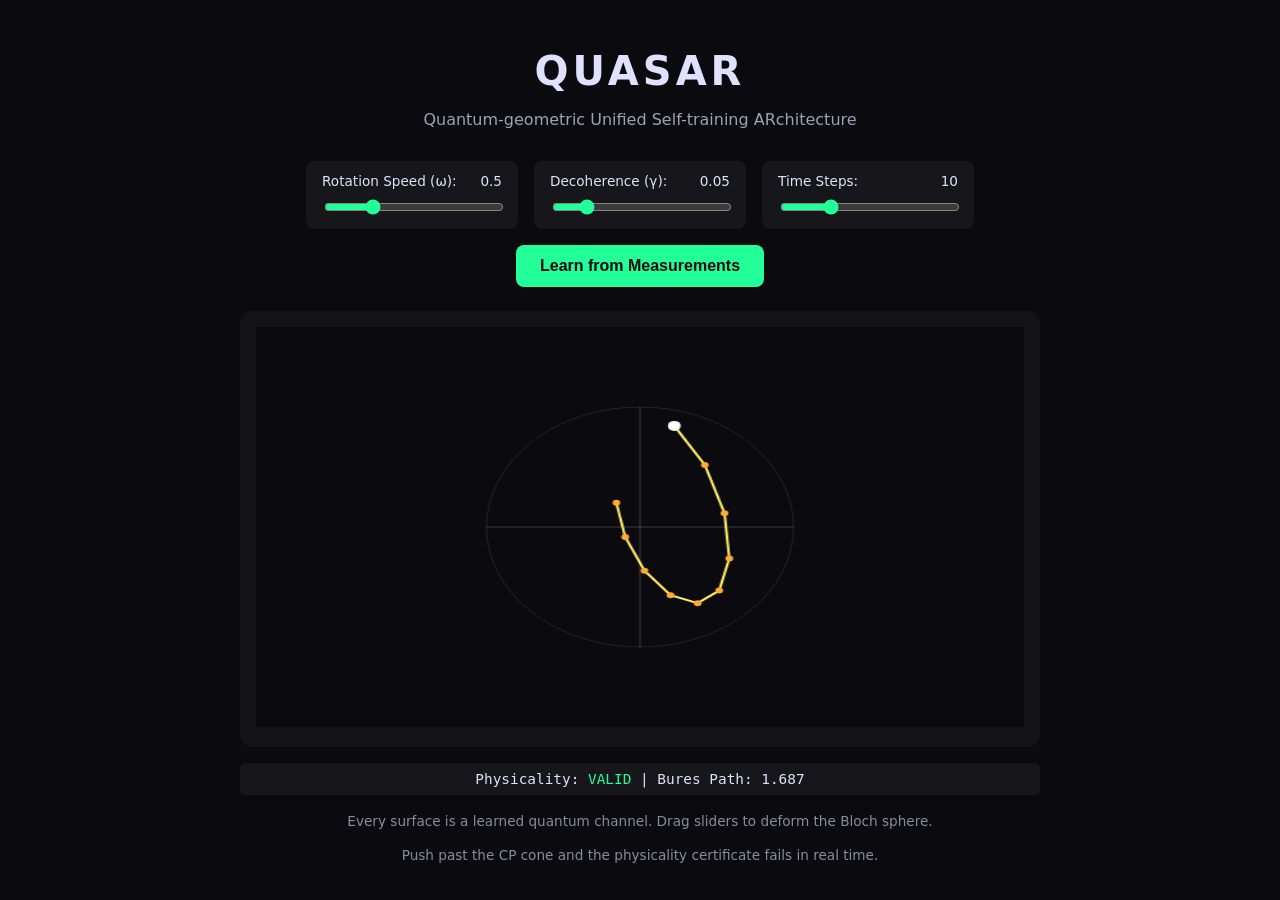
<file: docs/index.html>
<!DOCTYPE html>
<html lang="en">
<head>
    <meta charset="UTF-8">
    <meta name="viewport" content="width=device-width, initial-scale=1.0">
    <title>QUASAR — Quantum Geometric Transformer</title>
    <link rel="stylesheet" href="style.css">
</head>
<body>
    <div class="container">
        <h1>QUASAR</h1>
        <p class="subtitle">Quantum-geometric Unified Self-training ARchitecture</p>
        
        <div class="controls">
            <div class="slider-group">
                <label>Rotation Speed (ω): <span id="val-w">0.5</span></label>
                <input type="range" id="w" min="0" max="2" step="0.01" value="0.5">
            </div>
            <div class="slider-group">
                <label>Decoherence (γ): <span id="val-g">0.05</span></label>
                <input type="range" id="g" min="0" max="0.3" step="0.01" value="0.05">
            </div>
            <div class="slider-group">
                <label>Time Steps: <span id="val-t">10</span></label>
                <input type="range" id="t" min="3" max="30" step="1" value="10">
            </div>
            <button id="learn-btn">Learn from Measurements</button>
        </div>
        
        <div class="canvas-container">
            <canvas id="bloch-canvas" width="600" height="400"></canvas>
        </div>
        
        <div class="status" id="status">
            Physicality: <span id="physicality">VALID</span> | 
            Bures Path: <span id="bures-path">0.00</span>
        </div>
        
        <div class="info">
            <p>Every surface is a learned quantum channel. Drag sliders to deform the Bloch sphere.</p>
            <p>Push past the CP cone and the physicality certificate fails in real time.</p>
        </div>
    </div>
    <script src="quasar.js"></script>
</body>
</html>
</file>
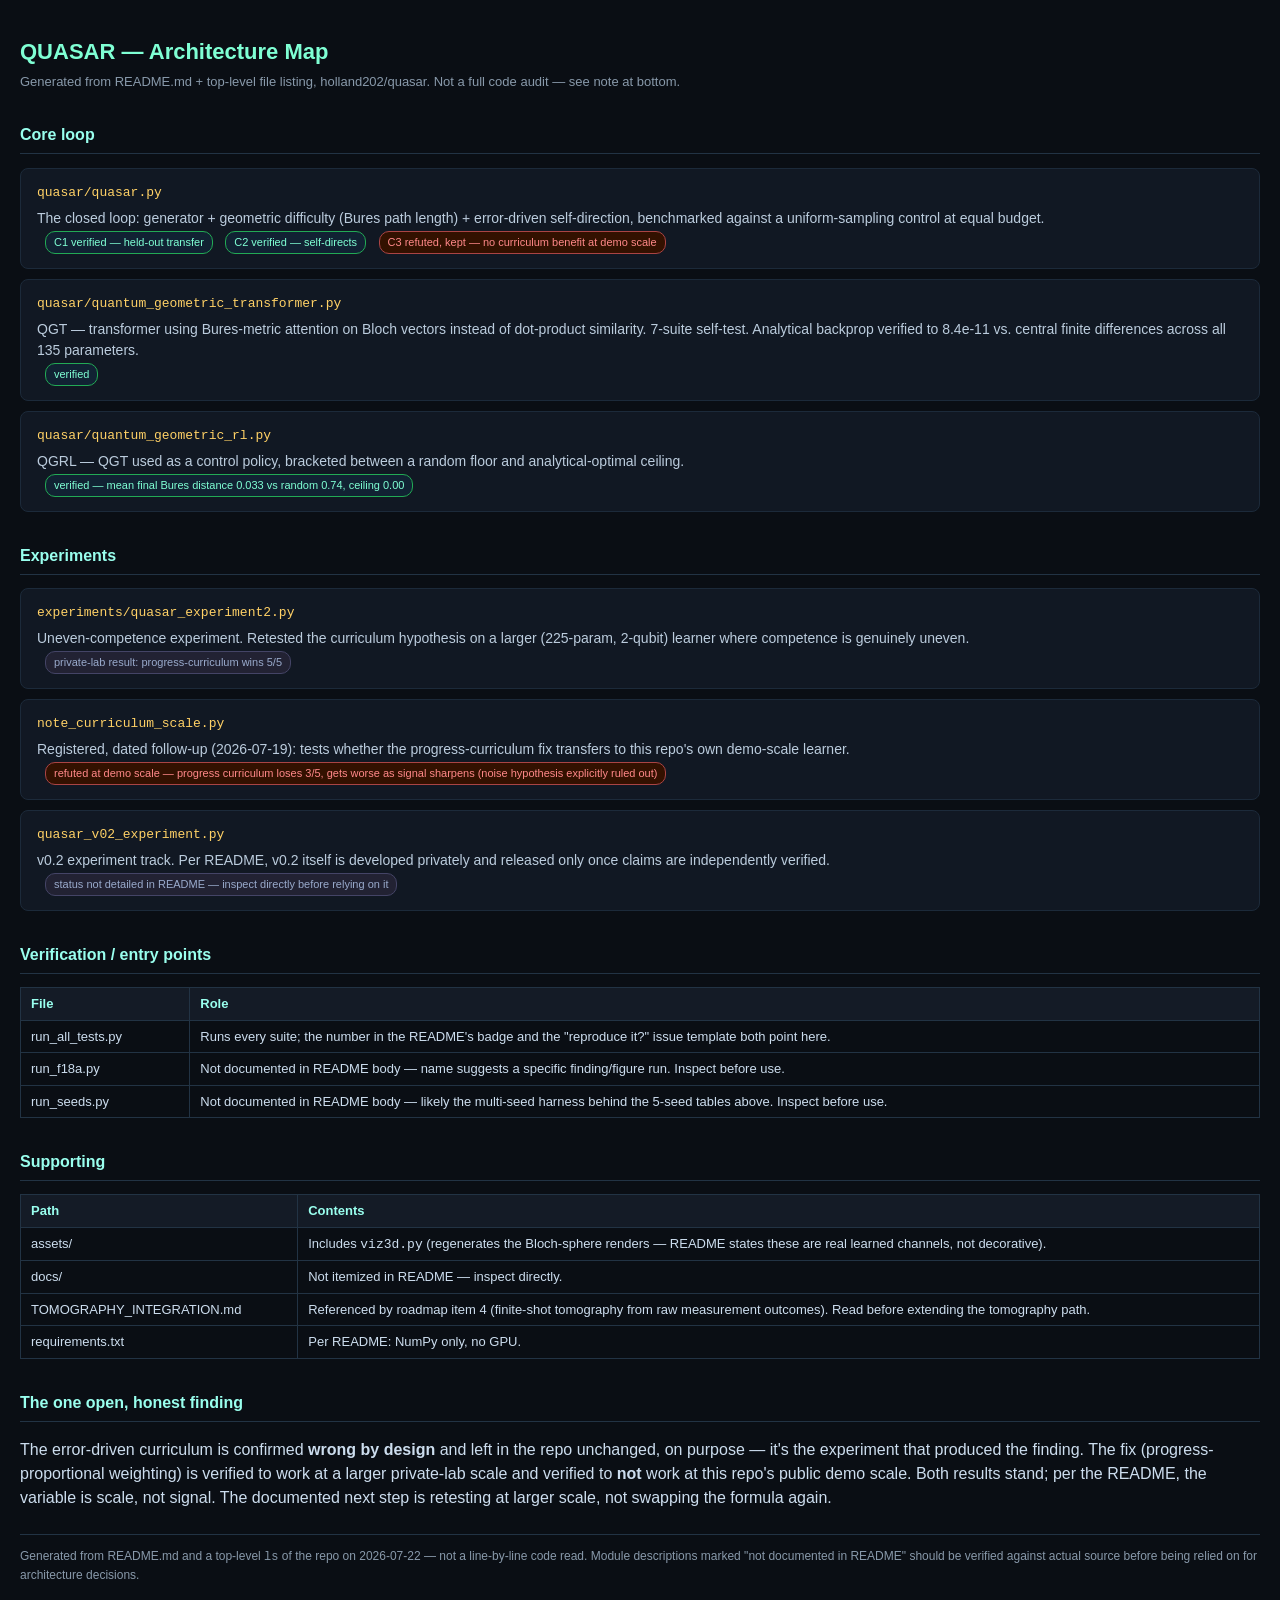
<file: quasar_architecture.html>
<!DOCTYPE html>
<html lang="en">
<head>
<meta charset="utf-8">
<meta name="viewport" content="width=device-width, initial-scale=1">
<title>QUASAR — Architecture Map</title>
<style>
  body { background:#0a0e14; color:#cde; font-family:-apple-system,Segoe UI,Roboto,sans-serif; margin:0; padding:20px; line-height:1.5; }
  h1 { color:#7fffd4; font-size:22px; margin-bottom:4px; }
  .sub { color:#89a; font-size:13px; margin-bottom:24px; }
  h2 { color:#9fe; font-size:16px; border-bottom:1px solid #234; padding-bottom:6px; margin-top:32px; }
  .module { background:#111823; border:1px solid #1c2a3a; border-radius:8px; padding:14px 16px; margin:10px 0; }
  .module .path { color:#ffd166; font-family:monospace; font-size:13px; }
  .module .desc { margin-top:6px; font-size:14px; color:#bcd; }
  .tag { display:inline-block; font-size:11px; padding:2px 8px; border-radius:10px; margin-left:8px; }
  .tag.verified { background:#123; color:#7fffd4; border:1px solid #2a5; }
  .tag.refuted { background:#310; color:#f88; border:1px solid #a44; }
  .tag.info { background:#223; color:#9ac; border:1px solid #446; }
  table { width:100%; border-collapse:collapse; margin:10px 0; font-size:13px; }
  th, td { border:1px solid #234; padding:6px 10px; text-align:left; }
  th { background:#141b26; color:#9fe; }
  .note { color:#89a; font-size:12px; margin-top:24px; border-top:1px solid #234; padding-top:12px; }
  a { color:#6cf; }
</style>
</head>
<body>

<h1>QUASAR — Architecture Map</h1>
<div class="sub">Generated from README.md + top-level file listing, holland202/quasar. Not a full code audit — see note at bottom.</div>

<h2>Core loop</h2>
<div class="module">
  <div class="path">quasar/quasar.py</div>
  <div class="desc">The closed loop: generator + geometric difficulty (Bures path length) + error-driven self-direction, benchmarked against a uniform-sampling control at equal budget.</div>
  <span class="tag verified">C1 verified — held-out transfer</span>
  <span class="tag verified">C2 verified — self-directs</span>
  <span class="tag refuted">C3 refuted, kept — no curriculum benefit at demo scale</span>
</div>

<div class="module">
  <div class="path">quasar/quantum_geometric_transformer.py</div>
  <div class="desc">QGT — transformer using Bures-metric attention on Bloch vectors instead of dot-product similarity. 7-suite self-test. Analytical backprop verified to 8.4e-11 vs. central finite differences across all 135 parameters.</div>
  <span class="tag verified">verified</span>
</div>

<div class="module">
  <div class="path">quasar/quantum_geometric_rl.py</div>
  <div class="desc">QGRL — QGT used as a control policy, bracketed between a random floor and analytical-optimal ceiling.</div>
  <span class="tag verified">verified — mean final Bures distance 0.033 vs random 0.74, ceiling 0.00</span>
</div>

<h2>Experiments</h2>
<div class="module">
  <div class="path">experiments/quasar_experiment2.py</div>
  <div class="desc">Uneven-competence experiment. Retested the curriculum hypothesis on a larger (225-param, 2-qubit) learner where competence is genuinely uneven.</div>
  <span class="tag info">private-lab result: progress-curriculum wins 5/5</span>
</div>

<div class="module">
  <div class="path">note_curriculum_scale.py</div>
  <div class="desc">Registered, dated follow-up (2026-07-19): tests whether the progress-curriculum fix transfers to this repo's own demo-scale learner.</div>
  <span class="tag refuted">refuted at demo scale — progress curriculum loses 3/5, gets worse as signal sharpens (noise hypothesis explicitly ruled out)</span>
</div>

<div class="module">
  <div class="path">quasar_v02_experiment.py</div>
  <div class="desc">v0.2 experiment track. Per README, v0.2 itself is developed privately and released only once claims are independently verified.</div>
  <span class="tag info">status not detailed in README — inspect directly before relying on it</span>
</div>

<h2>Verification / entry points</h2>
<table>
<tr><th>File</th><th>Role</th></tr>
<tr><td>run_all_tests.py</td><td>Runs every suite; the number in the README's badge and the "reproduce it?" issue template both point here.</td></tr>
<tr><td>run_f18a.py</td><td>Not documented in README body — name suggests a specific finding/figure run. Inspect before use.</td></tr>
<tr><td>run_seeds.py</td><td>Not documented in README body — likely the multi-seed harness behind the 5-seed tables above. Inspect before use.</td></tr>
</table>

<h2>Supporting</h2>
<table>
<tr><th>Path</th><th>Contents</th></tr>
<tr><td>assets/</td><td>Includes <code>viz3d.py</code> (regenerates the Bloch-sphere renders — README states these are real learned channels, not decorative).</td></tr>
<tr><td>docs/</td><td>Not itemized in README — inspect directly.</td></tr>
<tr><td>TOMOGRAPHY_INTEGRATION.md</td><td>Referenced by roadmap item 4 (finite-shot tomography from raw measurement outcomes). Read before extending the tomography path.</td></tr>
<tr><td>requirements.txt</td><td>Per README: NumPy only, no GPU.</td></tr>
</table>

<h2>The one open, honest finding</h2>
<p>The error-driven curriculum is confirmed <b>wrong by design</b> and left in the repo unchanged, on purpose — it's the experiment that produced the finding. The fix (progress-proportional weighting) is verified to work at a larger private-lab scale and verified to <b>not</b> work at this repo's public demo scale. Both results stand; per the README, the variable is scale, not signal. The documented next step is retesting at larger scale, not swapping the formula again.</p>

<div class="note">
Generated from README.md and a top-level <code>ls</code> of the repo on 2026-07-22 — not a line-by-line code read. Module descriptions marked "not documented in README" should be verified against actual source before being relied on for architecture decisions.
</div>

</body>
</html>
</file>
<file: docs/style.css>
:root {
    --bg: #0a0a0f;
    --fg: #e0e0ff;
    --accent: #22ff99;
    --warn: #ff4466;
}

body {
    margin: 0;
    background: var(--bg);
    color: var(--fg);
    font-family: 'Segoe UI', system-ui, sans-serif;
    display: flex;
    justify-content: center;
    align-items: center;
    min-height: 100vh;
}

.container {
    width: 90%;
    max-width: 800px;
    text-align: center;
}

h1 {
    font-size: 2.5rem;
    margin-bottom: 0.2rem;
    letter-spacing: 0.1em;
}

.subtitle {
    opacity: 0.7;
    margin-bottom: 2rem;
}

.controls {
    display: flex;
    flex-wrap: wrap;
    gap: 1rem;
    justify-content: center;
    margin-bottom: 1.5rem;
}

.slider-group {
    display: flex;
    flex-direction: column;
    align-items: flex-start;
    background: rgba(255,255,255,0.05);
    padding: 0.75rem 1rem;
    border-radius: 8px;
    min-width: 180px;
}

.slider-group label {
    font-size: 0.85rem;
    margin-bottom: 0.5rem;
    width: 100%;
    display: flex;
    justify-content: space-between;
}

input[type="range"] {
    width: 100%;
    accent-color: var(--accent);
}

button {
    background: var(--accent);
    color: var(--bg);
    border: none;
    padding: 0.75rem 1.5rem;
    border-radius: 8px;
    font-weight: bold;
    cursor: pointer;
    font-size: 1rem;
    transition: opacity 0.2s;
}

button:hover {
    opacity: 0.9;
}

.canvas-container {
    background: rgba(255,255,255,0.03);
    border-radius: 12px;
    padding: 1rem;
    margin-bottom: 1rem;
}

canvas {
    width: 100%;
    height: auto;
    max-height: 400px;
}

.status {
    font-family: monospace;
    font-size: 0.9rem;
    padding: 0.5rem;
    background: rgba(255,255,255,0.05);
    border-radius: 6px;
    margin-bottom: 1rem;
}

.status .valid { color: var(--accent); }
.status .invalid { color: var(--warn); }

.info {
    font-size: 0.85rem;
    opacity: 0.6;
    line-height: 1.5;
}
</file>
